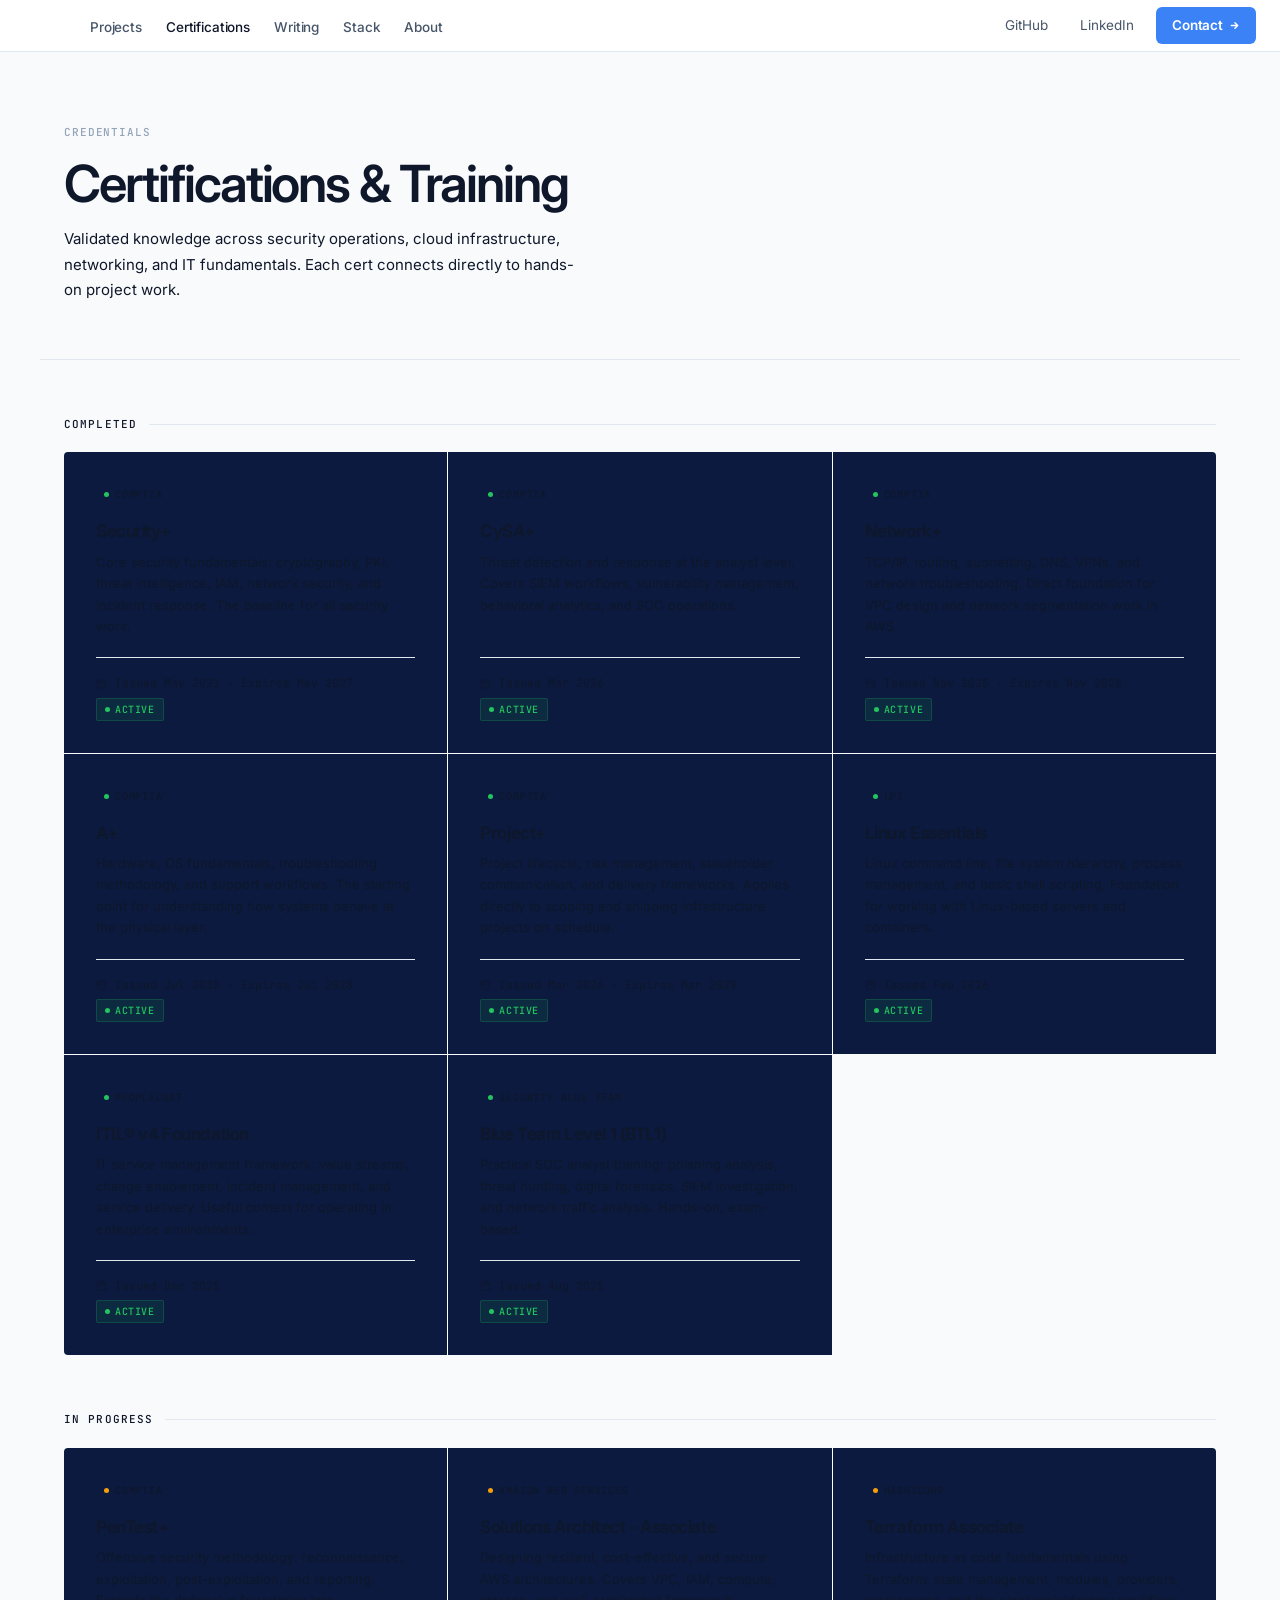
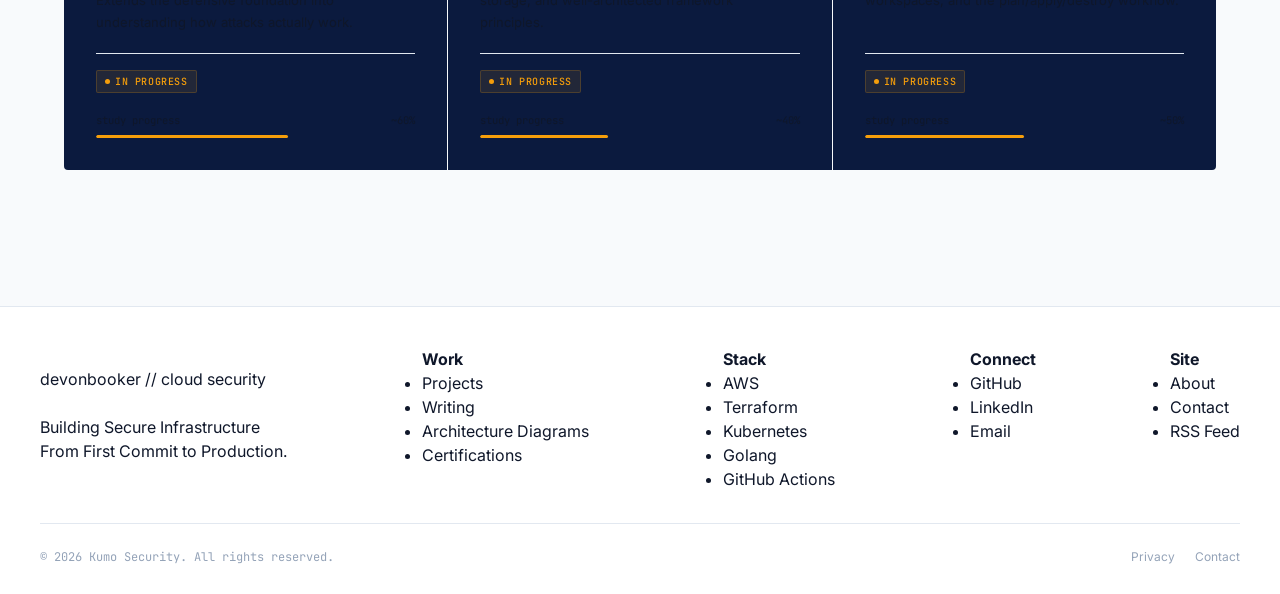
<file: certifications/index.html>
<!DOCTYPE html>
<html lang="en">
<head>
  <meta charset="UTF-8" />
  <meta name="viewport" content="width=device-width, initial-scale=1.0" />
  <title>Certifications - Kumo Security</title>
  <link rel="icon" type="image/png" href="../brand_assets/Kumo%20Security%20Logo%20-%20Black%20Text.png" />
  <link rel="stylesheet" href="../styles/brand.css" />
  <link rel="stylesheet" href="../styles/components.css" />
  <style>
    /* ── PAGE-SPECIFIC ── */

    .page-header {
      padding: 72px 24px 56px;
      max-width: 1200px;
      margin: 0 auto;
      border-bottom: 1px solid var(--border);
    }
    .page-header .section-label { margin-bottom: 16px; }
    .page-header h1 {
      font-size: clamp(32px, 4vw, 52px);
      font-weight: 600;
      letter-spacing: -0.04em;
      line-height: 1.05;
      color: var(--white);
      margin-bottom: 16px;
    }
    .page-header h1 span { color: var(--muted); }
    .page-header p {
      font-size: 15px;
      color: var(--body-text);
      line-height: 1.7;
      max-width: 520px;
    }

    /* CERT GRID */
    .certs-section {
      padding: 56px 24px 80px;
      max-width: 1200px;
      margin: 0 auto;
    }
    .certs-group-label {
      font-size: 11px;
      font-weight: 500;
      text-transform: uppercase;
      letter-spacing: 0.1em;
      color: var(--muted);
      font-family: var(--font-mono);
      margin-bottom: 20px;
      display: flex;
      align-items: center;
      gap: 12px;
    }
    .certs-group-label::after {
      content: '';
      flex: 1;
      height: 1px;
      background: var(--border);
    }
    .certs-grid {
      display: grid;
      grid-template-columns: repeat(2, 1fr);
      gap: 1px;
      background: var(--border-solid);
      border: 1px solid var(--border-solid);
      border-radius: 4px;
      overflow: hidden;
      margin-bottom: 56px;
    }
    .certs-grid.three-col {
      grid-template-columns: repeat(3, 1fr);
    }
    .cert-card {
      background: var(--navy);
      padding: 32px;
      transition: background 0.15s;
      display: flex;
      flex-direction: column;
      gap: 0;
    }
    .cert-card:hover { background: var(--navy-card); }

    .cert-issuer {
      font-size: 10px;
      font-family: var(--font-mono);
      font-weight: 500;
      text-transform: uppercase;
      letter-spacing: 0.08em;
      color: var(--muted);
      background: var(--navy-card);
      border: 1px solid var(--border-solid);
      padding: 3px 8px;
      border-radius: 2px;
      display: inline-flex;
      align-items: center;
      gap: 6px;
      margin-bottom: 16px;
      width: fit-content;
    }
    .cert-issuer-dot {
      width: 5px;
      height: 5px;
      border-radius: 50%;
      background: var(--green, #22c55e);
      flex-shrink: 0;
    }
    .cert-card h3 {
      font-size: 17px;
      font-weight: 600;
      letter-spacing: -0.025em;
      color: var(--white);
      margin-bottom: 10px;
      line-height: 1.2;
    }
    .cert-desc {
      font-size: 13px;
      color: var(--muted);
      line-height: 1.65;
      margin-bottom: 20px;
      flex: 1;
    }
    .cert-meta {
      display: flex;
      flex-direction: column;
      gap: 6px;
      padding-top: 16px;
      border-top: 1px solid var(--border);
    }
    .cert-meta-row {
      display: flex;
      align-items: center;
      gap: 8px;
      font-size: 11.5px;
      font-family: var(--font-mono);
      color: var(--muted);
    }
    .cert-meta-row svg { flex-shrink: 0; opacity: 0.5; }
    .cert-status-badge {
      display: inline-flex;
      align-items: center;
      gap: 5px;
      font-size: 10px;
      font-family: var(--font-mono);
      font-weight: 500;
      text-transform: uppercase;
      letter-spacing: 0.06em;
      padding: 3px 8px;
      border-radius: 2px;
    }
    .cert-status-badge.active {
      background: rgba(34,197,94,0.1);
      color: #22c55e;
      border: 1px solid rgba(34,197,94,0.2);
    }
    .cert-status-badge.active::before {
      content: '';
      width: 5px;
      height: 5px;
      border-radius: 50%;
      background: #22c55e;
    }

    /* IN-PROGRESS CARDS */
    .cert-card.in-progress {
      background: var(--navy);
      position: relative;
    }
    .cert-card.in-progress:hover { background: var(--navy-card); }
    .cert-issuer-dot.pending {
      background: #f59e0b;
    }
    .cert-status-badge.in-progress-badge {
      background: rgba(245,158,11,0.1);
      color: #f59e0b;
      border: 1px solid rgba(245,158,11,0.2);
    }
    .cert-status-badge.in-progress-badge::before {
      content: '';
      width: 5px;
      height: 5px;
      border-radius: 50%;
      background: #f59e0b;
    }

    /* PROGRESS BAR */
    .cert-progress {
      margin-top: 14px;
    }
    .cert-progress-label {
      display: flex;
      justify-content: space-between;
      font-size: 10.5px;
      font-family: var(--font-mono);
      color: var(--muted);
      margin-bottom: 6px;
    }
    .cert-progress-track {
      height: 3px;
      background: var(--navy-card);
      border-radius: 2px;
      overflow: hidden;
    }
    .cert-progress-fill {
      height: 100%;
      background: #f59e0b;
      border-radius: 2px;
    }

    /* RESPONSIVE */
    @media (max-width: 768px) {
      .page-header { padding: 48px 20px 40px; }
      .certs-section { padding: 40px 20px 56px; }
      .certs-grid { grid-template-columns: 1fr; }
      .certs-grid.three-col { grid-template-columns: 1fr; }
      .cert-card { padding: 24px; }
    }
  </style>
</head>
<body>

<!-- NAVIGATION -->
<nav class="nav">
  <div class="nav-left">
    <a href="../" class="nav-logo">
      <img src="../brand_assets/Kumo%20Security%20Logo%20-%20White%20Text.png" alt="Kumo Security" />
    </a>
    <ul class="nav-links">
      <li><a href="../projects/">Projects</a></li>
      <li><a href="../certifications/" style="color:var(--white)">Certifications</a></li>
      <li><a href="#">Writing</a></li>
      <li><a href="#">Stack</a></li>
      <li><a href="../about/">About</a></li>
    </ul>
  </div>
  <div class="nav-right">
    <a href="https://github.com/devonbooker" target="_blank" rel="noopener" class="nav-link-plain">GitHub</a>
    <a href="https://www.linkedin.com/in/devonbookerr/" target="_blank" rel="noopener" class="nav-link-plain">LinkedIn</a>
    <a href="mailto:devon@kumosecurity.com" class="btn-primary">
      Contact
      <svg width="11" height="11" viewBox="0 0 12 12" fill="none"><path d="M2.5 6h7M6.5 3l3 3-3 3" stroke="currentColor" stroke-width="1.5" stroke-linecap="round" stroke-linejoin="round"/></svg>
    </a>
  </div>
  <button class="nav-hamburger" id="hamburger" aria-label="Menu">
    <span></span><span></span><span></span>
  </button>
</nav>

<!-- MOBILE MENU -->
<div class="mobile-menu" id="mobileMenu">
  <a href="../projects/">Projects</a>
  <a href="../certifications/">Certifications</a>
  <a href="#">Writing</a>
  <a href="#">Stack</a>
  <a href="../about/">About</a>
  <div class="mobile-divider"></div>
  <a href="https://github.com/devonbooker" target="_blank" rel="noopener">GitHub</a>
  <a href="https://www.linkedin.com/in/devonbookerr/" target="_blank" rel="noopener">LinkedIn</a>
  <a href="mailto:devon@kumosecurity.com" class="btn-primary">Contact</a>
</div>

<!-- PAGE HEADER -->
<div class="page-header">
  <div class="section-label">credentials</div>
  <h1>Certifications <span>&amp; Training</span></h1>
  <p>Validated knowledge across security operations, cloud infrastructure, networking, and IT fundamentals. Each cert connects directly to hands-on project work.</p>
</div>

<!-- COMPLETED CERTIFICATIONS -->
<div class="certs-section">

  <div class="certs-group-label">completed</div>

  <div class="certs-grid three-col">

    <!-- Security+ -->
    <div class="cert-card">
      <div class="cert-issuer">
        <span class="cert-issuer-dot"></span>
        CompTIA
      </div>
      <h3>Security+</h3>
      <p class="cert-desc">Core security fundamentals: cryptography, PKI, threat intelligence, IAM, network security, and incident response. The baseline for all security work.</p>
      <div class="cert-meta">
        <div class="cert-meta-row">
          <svg width="11" height="11" viewBox="0 0 12 12" fill="none"><rect x="1.5" y="2.5" width="9" height="8" rx="1" stroke="currentColor" stroke-width="1.3"/><path d="M4 1v3M8 1v3M1.5 5.5h9" stroke="currentColor" stroke-width="1.3" stroke-linecap="round"/></svg>
          Issued May 2021 &middot; Expires May 2027
        </div>
        <div class="cert-meta-row">
          <span class="cert-status-badge active">active</span>
        </div>
      </div>
    </div>

    <!-- CySA+ -->
    <div class="cert-card">
      <div class="cert-issuer">
        <span class="cert-issuer-dot"></span>
        CompTIA
      </div>
      <h3>CySA+</h3>
      <p class="cert-desc">Threat detection and response at the analyst level. Covers SIEM workflows, vulnerability management, behavioral analytics, and SOC operations.</p>
      <div class="cert-meta">
        <div class="cert-meta-row">
          <svg width="11" height="11" viewBox="0 0 12 12" fill="none"><rect x="1.5" y="2.5" width="9" height="8" rx="1" stroke="currentColor" stroke-width="1.3"/><path d="M4 1v3M8 1v3M1.5 5.5h9" stroke="currentColor" stroke-width="1.3" stroke-linecap="round"/></svg>
          Issued Mar 2026
        </div>
        <div class="cert-meta-row">
          <span class="cert-status-badge active">active</span>
        </div>
      </div>
    </div>

    <!-- Network+ -->
    <div class="cert-card">
      <div class="cert-issuer">
        <span class="cert-issuer-dot"></span>
        CompTIA
      </div>
      <h3>Network+</h3>
      <p class="cert-desc">TCP/IP, routing, subnetting, DNS, VPNs, and network troubleshooting. Direct foundation for VPC design and network segmentation work in AWS.</p>
      <div class="cert-meta">
        <div class="cert-meta-row">
          <svg width="11" height="11" viewBox="0 0 12 12" fill="none"><rect x="1.5" y="2.5" width="9" height="8" rx="1" stroke="currentColor" stroke-width="1.3"/><path d="M4 1v3M8 1v3M1.5 5.5h9" stroke="currentColor" stroke-width="1.3" stroke-linecap="round"/></svg>
          Issued Nov 2025 &middot; Expires Nov 2028
        </div>
        <div class="cert-meta-row">
          <span class="cert-status-badge active">active</span>
        </div>
      </div>
    </div>

    <!-- A+ -->
    <div class="cert-card">
      <div class="cert-issuer">
        <span class="cert-issuer-dot"></span>
        CompTIA
      </div>
      <h3>A+</h3>
      <p class="cert-desc">Hardware, OS fundamentals, troubleshooting methodology, and support workflows. The starting point for understanding how systems behave at the physical layer.</p>
      <div class="cert-meta">
        <div class="cert-meta-row">
          <svg width="11" height="11" viewBox="0 0 12 12" fill="none"><rect x="1.5" y="2.5" width="9" height="8" rx="1" stroke="currentColor" stroke-width="1.3"/><path d="M4 1v3M8 1v3M1.5 5.5h9" stroke="currentColor" stroke-width="1.3" stroke-linecap="round"/></svg>
          Issued Jul 2025 &middot; Expires Jul 2028
        </div>
        <div class="cert-meta-row">
          <span class="cert-status-badge active">active</span>
        </div>
      </div>
    </div>

    <!-- Project+ -->
    <div class="cert-card">
      <div class="cert-issuer">
        <span class="cert-issuer-dot"></span>
        CompTIA
      </div>
      <h3>Project+</h3>
      <p class="cert-desc">Project lifecycle, risk management, stakeholder communication, and delivery frameworks. Applies directly to scoping and shipping infrastructure projects on schedule.</p>
      <div class="cert-meta">
        <div class="cert-meta-row">
          <svg width="11" height="11" viewBox="0 0 12 12" fill="none"><rect x="1.5" y="2.5" width="9" height="8" rx="1" stroke="currentColor" stroke-width="1.3"/><path d="M4 1v3M8 1v3M1.5 5.5h9" stroke="currentColor" stroke-width="1.3" stroke-linecap="round"/></svg>
          Issued Mar 2026 &middot; Expires Mar 2029
        </div>
        <div class="cert-meta-row">
          <span class="cert-status-badge active">active</span>
        </div>
      </div>
    </div>

    <!-- Linux Essentials -->
    <div class="cert-card">
      <div class="cert-issuer">
        <span class="cert-issuer-dot"></span>
        LPI
      </div>
      <h3>Linux Essentials</h3>
      <p class="cert-desc">Linux command line, file system hierarchy, process management, and basic shell scripting. Foundation for working with Linux-based servers and containers.</p>
      <div class="cert-meta">
        <div class="cert-meta-row">
          <svg width="11" height="11" viewBox="0 0 12 12" fill="none"><rect x="1.5" y="2.5" width="9" height="8" rx="1" stroke="currentColor" stroke-width="1.3"/><path d="M4 1v3M8 1v3M1.5 5.5h9" stroke="currentColor" stroke-width="1.3" stroke-linecap="round"/></svg>
          Issued Feb 2026
        </div>
        <div class="cert-meta-row">
          <span class="cert-status-badge active">active</span>
        </div>
      </div>
    </div>

    <!-- ITIL4 -->
    <div class="cert-card">
      <div class="cert-issuer">
        <span class="cert-issuer-dot"></span>
        PeopleCert
      </div>
      <h3>ITIL® v4 Foundation</h3>
      <p class="cert-desc">IT service management framework: value streams, change enablement, incident management, and service delivery. Useful context for operating in enterprise environments.</p>
      <div class="cert-meta">
        <div class="cert-meta-row">
          <svg width="11" height="11" viewBox="0 0 12 12" fill="none"><rect x="1.5" y="2.5" width="9" height="8" rx="1" stroke="currentColor" stroke-width="1.3"/><path d="M4 1v3M8 1v3M1.5 5.5h9" stroke="currentColor" stroke-width="1.3" stroke-linecap="round"/></svg>
          Issued Dec 2025
        </div>
        <div class="cert-meta-row">
          <span class="cert-status-badge active">active</span>
        </div>
      </div>
    </div>

    <!-- BTL1 -->
    <div class="cert-card">
      <div class="cert-issuer">
        <span class="cert-issuer-dot"></span>
        Security Blue Team
      </div>
      <h3>Blue Team Level 1 (BTL1)</h3>
      <p class="cert-desc">Practical SOC analyst training: phishing analysis, threat hunting, digital forensics, SIEM investigation, and network traffic analysis. Hands-on, exam-based.</p>
      <div class="cert-meta">
        <div class="cert-meta-row">
          <svg width="11" height="11" viewBox="0 0 12 12" fill="none"><rect x="1.5" y="2.5" width="9" height="8" rx="1" stroke="currentColor" stroke-width="1.3"/><path d="M4 1v3M8 1v3M1.5 5.5h9" stroke="currentColor" stroke-width="1.3" stroke-linecap="round"/></svg>
          Issued Aug 2025
        </div>
        <div class="cert-meta-row">
          <span class="cert-status-badge active">active</span>
        </div>
      </div>
    </div>

  </div>

  <!-- IN PROGRESS -->
  <div class="certs-group-label">in progress</div>

  <div class="certs-grid three-col">

    <!-- PenTest+ -->
    <div class="cert-card in-progress">
      <div class="cert-issuer">
        <span class="cert-issuer-dot pending"></span>
        CompTIA
      </div>
      <h3>PenTest+</h3>
      <p class="cert-desc">Offensive security methodology: reconnaissance, exploitation, post-exploitation, and reporting. Extends the defensive foundation into understanding how attacks actually work.</p>
      <div class="cert-meta">
        <div class="cert-meta-row">
          <span class="cert-status-badge in-progress-badge">in progress</span>
        </div>
        <div class="cert-progress">
          <div class="cert-progress-label">
            <span>study progress</span>
            <span>~60%</span>
          </div>
          <div class="cert-progress-track">
            <div class="cert-progress-fill" style="width:60%"></div>
          </div>
        </div>
      </div>
    </div>

    <!-- AWS SAA -->
    <div class="cert-card in-progress">
      <div class="cert-issuer">
        <span class="cert-issuer-dot pending"></span>
        Amazon Web Services
      </div>
      <h3>Solutions Architect - Associate</h3>
      <p class="cert-desc">Designing resilient, cost-effective, and secure AWS architectures. Covers VPC, IAM, compute, storage, and well-architected framework principles.</p>
      <div class="cert-meta">
        <div class="cert-meta-row">
          <span class="cert-status-badge in-progress-badge">in progress</span>
        </div>
        <div class="cert-progress">
          <div class="cert-progress-label">
            <span>study progress</span>
            <span>~40%</span>
          </div>
          <div class="cert-progress-track">
            <div class="cert-progress-fill" style="width:40%"></div>
          </div>
        </div>
      </div>
    </div>

    <!-- Terraform Associate -->
    <div class="cert-card in-progress">
      <div class="cert-issuer">
        <span class="cert-issuer-dot pending"></span>
        HashiCorp
      </div>
      <h3>Terraform Associate</h3>
      <p class="cert-desc">Infrastructure as code fundamentals using Terraform: state management, modules, providers, workspaces, and the plan/apply/destroy workflow.</p>
      <div class="cert-meta">
        <div class="cert-meta-row">
          <span class="cert-status-badge in-progress-badge">in progress</span>
        </div>
        <div class="cert-progress">
          <div class="cert-progress-label">
            <span>study progress</span>
            <span>~50%</span>
          </div>
          <div class="cert-progress-track">
            <div class="cert-progress-fill" style="width:50%"></div>
          </div>
        </div>
      </div>
    </div>

  </div>

</div>

<!-- FOOTER -->
<footer>
  <div class="footer-inner">
    <div class="footer-top">
      <div class="footer-brand">
        <div class="footer-logo">
          <img src="../brand_assets/Kumo%20Security%20Logo%20-%20White%20Text.png" alt="Kumo Security" />
        </div>
        <p class="footer-brand-desc">devonbooker // cloud security<br><br>Building Secure Infrastructure<br>From First Commit to Production.</p>
      </div>
      <div class="footer-col">
        <h4>Work</h4>
        <ul>
          <li><a href="../projects/">Projects</a></li>
          <li><a href="#">Writing</a></li>
          <li><a href="#">Architecture Diagrams</a></li>
          <li><a href="../certifications/">Certifications</a></li>
        </ul>
      </div>
      <div class="footer-col">
        <h4>Stack</h4>
        <ul>
          <li><a href="#">AWS</a></li>
          <li><a href="#">Terraform</a></li>
          <li><a href="#">Kubernetes</a></li>
          <li><a href="#">Golang</a></li>
          <li><a href="#">GitHub Actions</a></li>
        </ul>
      </div>
      <div class="footer-col">
        <h4>Connect</h4>
        <ul>
          <li><a href="https://github.com/devonbooker" target="_blank" rel="noopener">GitHub</a></li>
          <li><a href="https://www.linkedin.com/in/devonbookerr/" target="_blank" rel="noopener">LinkedIn</a></li>
          <li><a href="mailto:devon@kumosecurity.com">Email</a></li>
        </ul>
      </div>
      <div class="footer-col">
        <h4>Site</h4>
        <ul>
          <li><a href="../about/">About</a></li>
          <li><a href="mailto:devon@kumosecurity.com">Contact</a></li>
          <li><a href="#">RSS Feed</a></li>
        </ul>
      </div>
    </div>
    <div class="footer-bottom">
      <p>© 2026 Kumo Security. All rights reserved.</p>
      <div class="footer-bottom-links">
        <a href="#">Privacy</a>
        <a href="mailto:devon@kumosecurity.com">Contact</a>
      </div>
    </div>
  </div>
</footer>

<script>
  const hamburger = document.getElementById('hamburger');
  const mobileMenu = document.getElementById('mobileMenu');
  hamburger.addEventListener('click', () => {
    hamburger.classList.toggle('open');
    mobileMenu.classList.toggle('open');
  });
  mobileMenu.querySelectorAll('a').forEach(link => {
    link.addEventListener('click', () => {
      hamburger.classList.remove('open');
      mobileMenu.classList.remove('open');
    });
  });
</script>

</body>
</html>
</file>
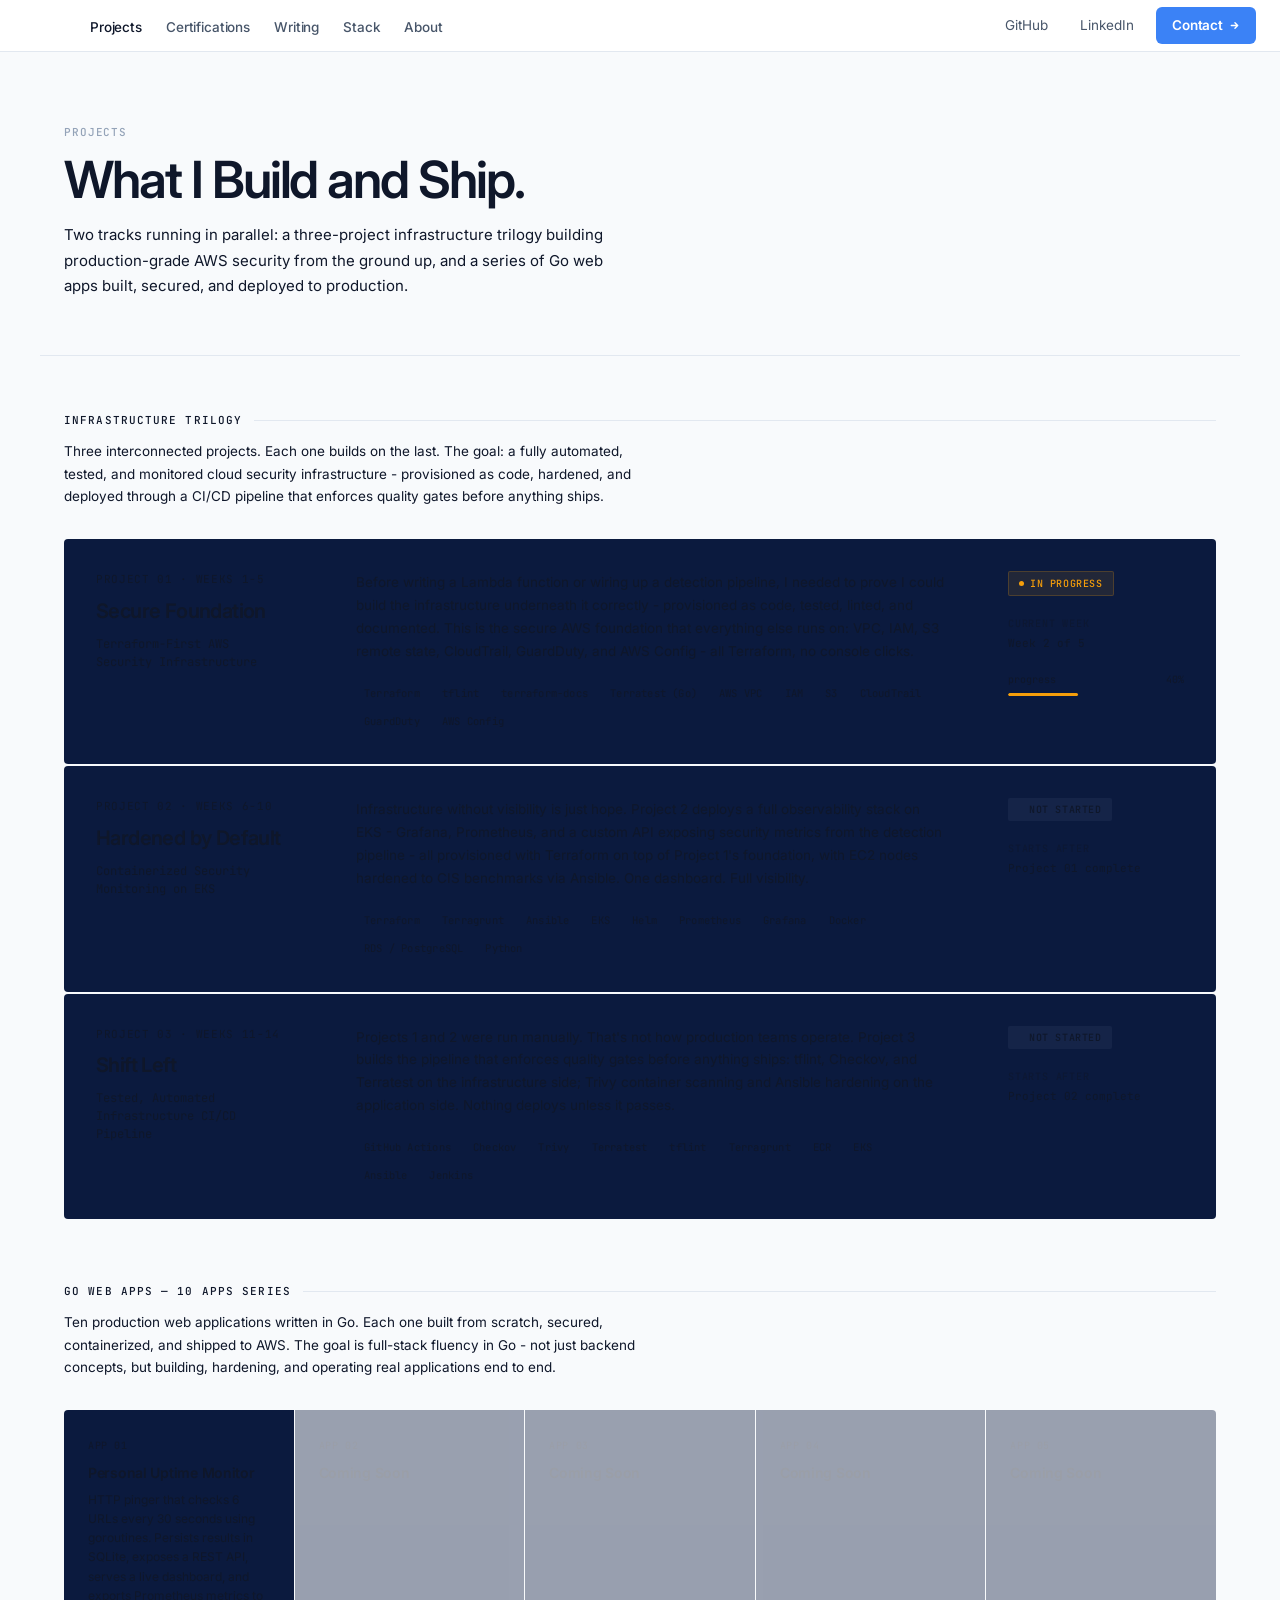
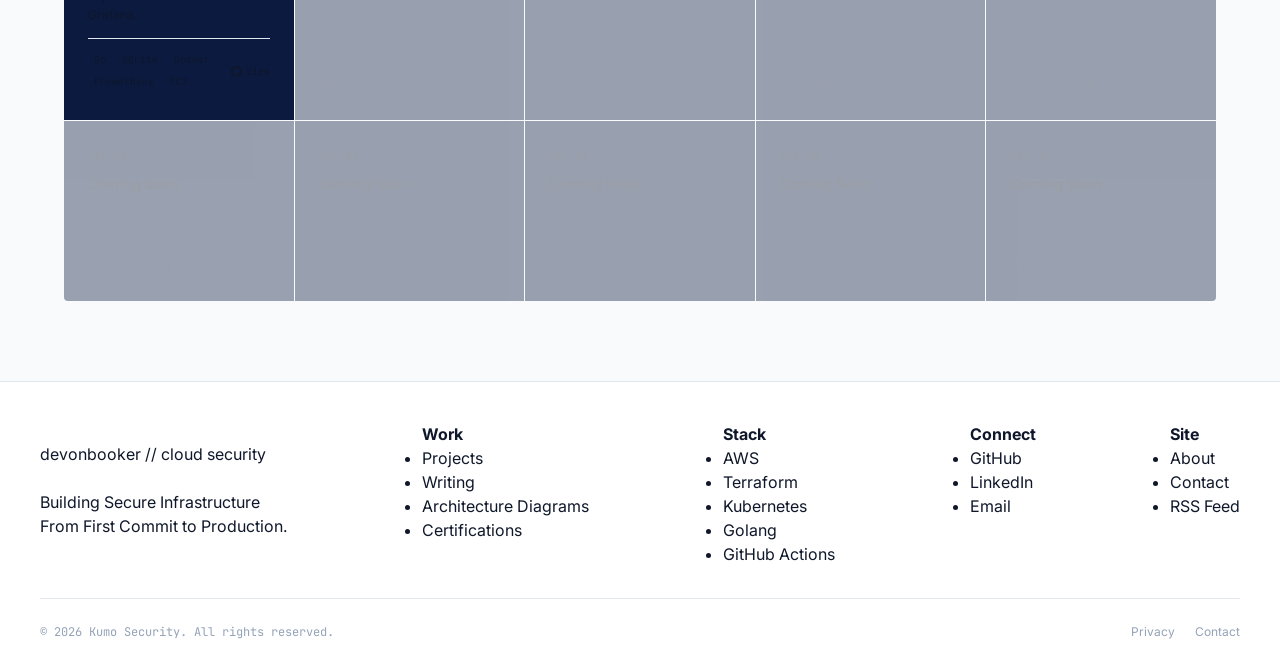
<file: projects/index.html>
<!DOCTYPE html>
<html lang="en">
<head>
  <meta charset="UTF-8" />
  <meta name="viewport" content="width=device-width, initial-scale=1.0" />
  <title>Projects - Kumo Security</title>
  <link rel="icon" type="image/png" href="../brand_assets/Kumo%20Security%20Logo%20-%20Black%20Text.png" />
  <link rel="stylesheet" href="../styles/brand.css" />
  <link rel="stylesheet" href="../styles/components.css" />
  <style>
    /* ── PAGE-SPECIFIC ── */

    .page-header {
      padding: 72px 24px 56px;
      max-width: 1200px;
      margin: 0 auto;
      border-bottom: 1px solid var(--border);
    }
    .page-header h1 {
      font-size: clamp(32px, 4vw, 52px);
      font-weight: 600;
      letter-spacing: -0.04em;
      line-height: 1.05;
      color: var(--white);
      margin-bottom: 16px;
    }
    .page-header h1 span { color: var(--muted); }
    .page-header p {
      font-size: 15px;
      color: var(--body-text);
      line-height: 1.7;
      max-width: 560px;
    }

    /* GROUP LABEL */
    .projects-section {
      padding: 56px 24px 80px;
      max-width: 1200px;
      margin: 0 auto;
    }
    .group-label {
      font-size: 11px;
      font-weight: 500;
      text-transform: uppercase;
      letter-spacing: 0.1em;
      color: var(--muted);
      font-family: var(--font-mono);
      margin-bottom: 20px;
      display: flex;
      align-items: center;
      gap: 12px;
    }
    .group-label::after {
      content: '';
      flex: 1;
      height: 1px;
      background: var(--border);
    }
    .group-desc {
      font-size: 13.5px;
      color: var(--muted);
      line-height: 1.65;
      max-width: 600px;
      margin-bottom: 32px;
      margin-top: -8px;
    }

    /* ── ADVANCED PROJECT CARDS ── */
    .adv-project {
      border: 1px solid var(--border-solid);
      border-radius: 4px;
      background: var(--navy);
      margin-bottom: 2px;
      overflow: hidden;
      transition: background 0.15s;
    }
    .adv-project:hover { background: var(--navy-card); }
    .adv-project-inner {
      display: grid;
      grid-template-columns: 260px 1fr 240px;
      gap: 0;
    }

    /* Left column - project identity */
    .adv-project-id {
      padding: 32px;
      border-right: 1px solid var(--border-solid);
      display: flex;
      flex-direction: column;
      gap: 12px;
    }
    .proj-number {
      font-size: 11px;
      font-family: var(--font-mono);
      color: var(--muted);
      letter-spacing: 0.06em;
    }
    .proj-codename {
      font-size: 20px;
      font-weight: 600;
      letter-spacing: -0.03em;
      color: var(--white);
      line-height: 1.15;
    }
    .proj-subtitle {
      font-size: 12px;
      font-family: var(--font-mono);
      color: var(--muted);
      line-height: 1.5;
    }

    /* Center column - content */
    .adv-project-body {
      padding: 32px;
    }
    .proj-story {
      font-size: 13.5px;
      color: var(--body-text);
      line-height: 1.7;
      margin-bottom: 20px;
    }
    .proj-tools {
      display: flex;
      flex-wrap: wrap;
      gap: 6px;
    }
    .proj-tool {
      font-size: 10.5px;
      font-family: var(--font-mono);
      color: var(--muted);
      background: var(--navy-card);
      border: 1px solid var(--border-solid);
      padding: 3px 8px;
      border-radius: 2px;
      letter-spacing: 0.02em;
    }

    /* Right column - status */
    .adv-project-status {
      padding: 32px;
      border-left: 1px solid var(--border-solid);
      display: flex;
      flex-direction: column;
      gap: 20px;
    }
    .status-badge {
      display: inline-flex;
      align-items: center;
      gap: 6px;
      font-size: 10px;
      font-family: var(--font-mono);
      font-weight: 500;
      text-transform: uppercase;
      letter-spacing: 0.06em;
      padding: 4px 10px;
      border-radius: 2px;
      width: fit-content;
    }
    .status-badge::before {
      content: '';
      width: 5px;
      height: 5px;
      border-radius: 50%;
    }
    .status-badge.in-progress {
      background: rgba(245,158,11,0.1);
      color: #f59e0b;
      border: 1px solid rgba(245,158,11,0.2);
    }
    .status-badge.in-progress::before { background: #f59e0b; }
    .status-badge.not-started {
      background: rgba(138,155,184,0.08);
      color: var(--muted);
      border: 1px solid var(--border-solid);
    }
    .status-badge.not-started::before { background: var(--muted); opacity: 0.4; }
    .status-badge.complete {
      background: rgba(34,197,94,0.1);
      color: #22c55e;
      border: 1px solid rgba(34,197,94,0.2);
    }
    .status-badge.complete::before { background: #22c55e; }

    .week-range {
      font-size: 11px;
      font-family: var(--font-mono);
      color: var(--muted);
    }
    .week-range span {
      display: block;
      font-size: 10px;
      text-transform: uppercase;
      letter-spacing: 0.08em;
      margin-bottom: 4px;
      opacity: 0.6;
    }

    .proj-progress-wrap { }
    .proj-progress-label {
      display: flex;
      justify-content: space-between;
      font-size: 10px;
      font-family: var(--font-mono);
      color: var(--muted);
      margin-bottom: 6px;
    }
    .proj-progress-track {
      height: 3px;
      background: var(--navy-card);
      border-radius: 2px;
      overflow: hidden;
    }
    .proj-progress-fill {
      height: 100%;
      border-radius: 2px;
      background: #f59e0b;
    }

    .proj-link {
      display: inline-flex;
      align-items: center;
      gap: 5px;
      font-size: 11.5px;
      font-family: var(--font-mono);
      color: var(--muted);
      transition: color 0.15s;
      margin-top: auto;
    }
    .proj-link:hover { color: var(--white); }

    /* ── WEB APPS GRID ── */
    .webapps-grid {
      display: grid;
      grid-template-columns: repeat(5, 1fr);
      gap: 1px;
      background: var(--border-solid);
      border: 1px solid var(--border-solid);
      border-radius: 4px;
      overflow: hidden;
    }
    .webapp-card {
      background: var(--navy);
      padding: 28px 24px;
      transition: background 0.15s;
      min-height: 180px;
      display: flex;
      flex-direction: column;
    }
    .webapp-card:hover { background: var(--navy-card); }
    .webapp-card.placeholder {
      opacity: 0.4;
      cursor: default;
    }
    .webapp-card.placeholder:hover { background: var(--navy); }

    .webapp-num {
      font-size: 10px;
      font-family: var(--font-mono);
      color: var(--muted);
      letter-spacing: 0.06em;
      margin-bottom: 12px;
    }
    .webapp-title {
      font-size: 14px;
      font-weight: 600;
      letter-spacing: -0.02em;
      color: var(--white);
      margin-bottom: 8px;
      line-height: 1.2;
    }
    .webapp-desc {
      font-size: 12px;
      color: var(--muted);
      line-height: 1.6;
      flex: 1;
    }
    .webapp-meta {
      margin-top: 14px;
      padding-top: 12px;
      border-top: 1px solid var(--border);
      display: flex;
      align-items: center;
      justify-content: space-between;
    }
    .webapp-tools {
      display: flex;
      gap: 4px;
      flex-wrap: wrap;
    }
    .webapp-tool {
      font-size: 9.5px;
      font-family: var(--font-mono);
      color: var(--muted);
      background: var(--navy-card);
      border: 1px solid var(--border-solid);
      padding: 2px 6px;
      border-radius: 2px;
    }
    .webapp-gh {
      display: inline-flex;
      align-items: center;
      gap: 4px;
      font-size: 10.5px;
      font-family: var(--font-mono);
      color: var(--muted);
      transition: color 0.15s;
    }
    .webapp-gh:hover { color: var(--white); }

    .webapp-placeholder-label {
      font-size: 11px;
      font-family: var(--font-mono);
      color: var(--muted);
      letter-spacing: 0.06em;
      opacity: 0.5;
      margin-top: auto;
    }

    /* RESPONSIVE */
    @media (max-width: 960px) {
      .adv-project-inner { grid-template-columns: 1fr; }
      .adv-project-id { border-right: none; border-bottom: 1px solid var(--border-solid); }
      .adv-project-status { border-left: none; border-top: 1px solid var(--border-solid); }
      .webapps-grid { grid-template-columns: repeat(2, 1fr); }
    }
    @media (max-width: 768px) {
      .page-header { padding: 48px 20px 40px; }
      .projects-section { padding: 40px 20px 56px; }
      .webapps-grid { grid-template-columns: 1fr 1fr; }
      .webapp-card { padding: 20px; }
    }
    @media (max-width: 480px) {
      .webapps-grid { grid-template-columns: 1fr; }
    }
  </style>
</head>
<body>

<!-- NAVIGATION -->
<nav class="nav">
  <div class="nav-left">
    <a href="../" class="nav-logo">
      <img src="../brand_assets/Kumo%20Security%20Logo%20-%20White%20Text.png" alt="Kumo Security" />
    </a>
    <ul class="nav-links">
      <li><a href="../projects/" style="color:var(--white)">Projects</a></li>
      <li><a href="../certifications/">Certifications</a></li>
      <li><a href="#">Writing</a></li>
      <li><a href="#">Stack</a></li>
      <li><a href="../about/">About</a></li>
    </ul>
  </div>
  <div class="nav-right">
    <a href="https://github.com/devonbooker" target="_blank" rel="noopener" class="nav-link-plain">GitHub</a>
    <a href="https://www.linkedin.com/in/devonbookerr/" target="_blank" rel="noopener" class="nav-link-plain">LinkedIn</a>
    <a href="mailto:devon@kumosecurity.com" class="btn-primary">
      Contact
      <svg width="11" height="11" viewBox="0 0 12 12" fill="none"><path d="M2.5 6h7M6.5 3l3 3-3 3" stroke="currentColor" stroke-width="1.5" stroke-linecap="round" stroke-linejoin="round"/></svg>
    </a>
  </div>
  <button class="nav-hamburger" id="hamburger" aria-label="Menu">
    <span></span><span></span><span></span>
  </button>
</nav>

<!-- MOBILE MENU -->
<div class="mobile-menu" id="mobileMenu">
  <a href="../projects/">Projects</a>
  <a href="../certifications/">Certifications</a>
  <a href="#">Writing</a>
  <a href="#">Stack</a>
  <a href="../about/">About</a>
  <div class="mobile-divider"></div>
  <a href="https://github.com/devonbooker" target="_blank" rel="noopener">GitHub</a>
  <a href="https://www.linkedin.com/in/devonbookerr/" target="_blank" rel="noopener">LinkedIn</a>
  <a href="mailto:devon@kumosecurity.com" class="btn-primary">Contact</a>
</div>

<!-- PAGE HEADER -->
<div class="page-header">
  <div class="section-label">projects</div>
  <h1>What I Build <span>and Ship.</span></h1>
  <p>Two tracks running in parallel: a three-project infrastructure trilogy building production-grade AWS security from the ground up, and a series of Go web apps built, secured, and deployed to production.</p>
</div>

<!-- PROJECTS CONTENT -->
<div class="projects-section">

  <!-- ADVANCED PROJECTS -->
  <div class="group-label">infrastructure trilogy</div>
  <p class="group-desc">Three interconnected projects. Each one builds on the last. The goal: a fully automated, tested, and monitored cloud security infrastructure - provisioned as code, hardened, and deployed through a CI/CD pipeline that enforces quality gates before anything ships.</p>

  <!-- Project 1 -->
  <div class="adv-project">
    <div class="adv-project-inner">
      <div class="adv-project-id">
        <div class="proj-number">PROJECT 01 &middot; WEEKS 1-5</div>
        <div class="proj-codename">Secure Foundation</div>
        <div class="proj-subtitle">Terraform-First AWS<br>Security Infrastructure</div>
      </div>
      <div class="adv-project-body">
        <p class="proj-story">Before writing a Lambda function or wiring up a detection pipeline, I needed to prove I could build the infrastructure underneath it correctly - provisioned as code, tested, linted, and documented. This is the secure AWS foundation that everything else runs on: VPC, IAM, S3 remote state, CloudTrail, GuardDuty, and AWS Config - all Terraform, no console clicks.</p>
        <div class="proj-tools">
          <span class="proj-tool">Terraform</span>
          <span class="proj-tool">tflint</span>
          <span class="proj-tool">terraform-docs</span>
          <span class="proj-tool">Terratest (Go)</span>
          <span class="proj-tool">AWS VPC</span>
          <span class="proj-tool">IAM</span>
          <span class="proj-tool">S3</span>
          <span class="proj-tool">CloudTrail</span>
          <span class="proj-tool">GuardDuty</span>
          <span class="proj-tool">AWS Config</span>
        </div>
      </div>
      <div class="adv-project-status">
        <span class="status-badge in-progress">in progress</span>
        <div class="week-range">
          <span>current week</span>
          Week 2 of 5
        </div>
        <div class="proj-progress-wrap">
          <div class="proj-progress-label">
            <span>progress</span>
            <span>40%</span>
          </div>
          <div class="proj-progress-track">
            <div class="proj-progress-fill" style="width:40%"></div>
          </div>
        </div>
      </div>
    </div>
  </div>

  <!-- Project 2 -->
  <div class="adv-project">
    <div class="adv-project-inner">
      <div class="adv-project-id">
        <div class="proj-number">PROJECT 02 &middot; WEEKS 6-10</div>
        <div class="proj-codename">Hardened by Default</div>
        <div class="proj-subtitle">Containerized Security<br>Monitoring on EKS</div>
      </div>
      <div class="adv-project-body">
        <p class="proj-story">Infrastructure without visibility is just hope. Project 2 deploys a full observability stack on EKS - Grafana, Prometheus, and a custom API exposing security metrics from the detection pipeline - all provisioned with Terraform on top of Project 1's foundation, with EC2 nodes hardened to CIS benchmarks via Ansible. One dashboard. Full visibility.</p>
        <div class="proj-tools">
          <span class="proj-tool">Terraform</span>
          <span class="proj-tool">Terragrunt</span>
          <span class="proj-tool">Ansible</span>
          <span class="proj-tool">EKS</span>
          <span class="proj-tool">Helm</span>
          <span class="proj-tool">Prometheus</span>
          <span class="proj-tool">Grafana</span>
          <span class="proj-tool">Docker</span>
          <span class="proj-tool">RDS / PostgreSQL</span>
          <span class="proj-tool">Python</span>
        </div>
      </div>
      <div class="adv-project-status">
        <span class="status-badge not-started">not started</span>
        <div class="week-range">
          <span>starts after</span>
          Project 01 complete
        </div>
      </div>
    </div>
  </div>

  <!-- Project 3 -->
  <div class="adv-project" style="margin-bottom: 64px;">
    <div class="adv-project-inner">
      <div class="adv-project-id">
        <div class="proj-number">PROJECT 03 &middot; WEEKS 11-14</div>
        <div class="proj-codename">Shift Left</div>
        <div class="proj-subtitle">Tested, Automated<br>Infrastructure CI/CD Pipeline</div>
      </div>
      <div class="adv-project-body">
        <p class="proj-story">Projects 1 and 2 were run manually. That's not how production teams operate. Project 3 builds the pipeline that enforces quality gates before anything ships: tflint, Checkov, and Terratest on the infrastructure side; Trivy container scanning and Ansible hardening on the application side. Nothing deploys unless it passes.</p>
        <div class="proj-tools">
          <span class="proj-tool">GitHub Actions</span>
          <span class="proj-tool">Checkov</span>
          <span class="proj-tool">Trivy</span>
          <span class="proj-tool">Terratest</span>
          <span class="proj-tool">tflint</span>
          <span class="proj-tool">Terragrunt</span>
          <span class="proj-tool">ECR</span>
          <span class="proj-tool">EKS</span>
          <span class="proj-tool">Ansible</span>
          <span class="proj-tool">Jenkins</span>
        </div>
      </div>
      <div class="adv-project-status">
        <span class="status-badge not-started">not started</span>
        <div class="week-range">
          <span>starts after</span>
          Project 02 complete
        </div>
      </div>
    </div>
  </div>

  <!-- GO WEB APPS -->
  <div class="group-label">go web apps &mdash; 10 apps series</div>
  <p class="group-desc">Ten production web applications written in Go. Each one built from scratch, secured, containerized, and shipped to AWS. The goal is full-stack fluency in Go - not just backend concepts, but building, hardening, and operating real applications end to end.</p>

  <div class="webapps-grid">

    <!-- App 01 - COMPLETE -->
    <div class="webapp-card">
      <div class="webapp-num">APP 01</div>
      <div class="webapp-title">Personal Uptime Monitor</div>
      <p class="webapp-desc">HTTP pinger that checks 6 URLs every 30 seconds using goroutines. Persists results in SQLite, exposes a REST API, serves a live dashboard, and exports Prometheus metrics to Grafana.</p>
      <div class="webapp-meta">
        <div class="webapp-tools">
          <span class="webapp-tool">Go</span>
          <span class="webapp-tool">SQLite</span>
          <span class="webapp-tool">Docker</span>
          <span class="webapp-tool">Prometheus</span>
          <span class="webapp-tool">EC2</span>
        </div>
        <a href="https://github.com/devonbooker/personal-uptime-monitor" target="_blank" rel="noopener" class="webapp-gh">
          <svg width="11" height="11" viewBox="0 0 24 24" fill="currentColor"><path d="M12 0C5.37 0 0 5.37 0 12c0 5.31 3.435 9.795 8.205 11.385.6.105.825-.255.825-.57 0-.285-.015-1.23-.015-2.235-3.015.555-3.795-.735-4.035-1.41-.135-.345-.72-1.41-1.23-1.695-.42-.225-1.02-.78-.015-.795.945-.015 1.62.87 1.845 1.23 1.08 1.815 2.805 1.305 3.495.99.105-.78.42-1.305.765-1.605-2.67-.3-5.46-1.335-5.46-5.925 0-1.305.465-2.385 1.23-3.225-.12-.3-.54-1.53.12-3.18 0 0 1.005-.315 3.3 1.23.96-.27 1.98-.405 3-.405s2.04.135 3 .405c2.295-1.56 3.3-1.23 3.3-1.23.66 1.65.24 2.88.12 3.18.765.84 1.23 1.905 1.23 3.225 0 4.605-2.805 5.625-5.475 5.925.435.375.81 1.095.81 2.22 0 1.605-.015 2.895-.015 3.3 0 .315.225.69.825.57A12.02 12.02 0 0024 12c0-6.63-5.37-12-12-12z"/></svg>
          View
        </a>
      </div>
    </div>

    <!-- Apps 02-10 placeholder -->
    <div class="webapp-card placeholder">
      <div class="webapp-num">APP 02</div>
      <div class="webapp-title" style="color:var(--muted)">Coming Soon</div>
      <div class="webapp-placeholder-label">in planning</div>
    </div>
    <div class="webapp-card placeholder">
      <div class="webapp-num">APP 03</div>
      <div class="webapp-title" style="color:var(--muted)">Coming Soon</div>
      <div class="webapp-placeholder-label">in planning</div>
    </div>
    <div class="webapp-card placeholder">
      <div class="webapp-num">APP 04</div>
      <div class="webapp-title" style="color:var(--muted)">Coming Soon</div>
      <div class="webapp-placeholder-label">in planning</div>
    </div>
    <div class="webapp-card placeholder">
      <div class="webapp-num">APP 05</div>
      <div class="webapp-title" style="color:var(--muted)">Coming Soon</div>
      <div class="webapp-placeholder-label">in planning</div>
    </div>
    <div class="webapp-card placeholder">
      <div class="webapp-num">APP 06</div>
      <div class="webapp-title" style="color:var(--muted)">Coming Soon</div>
      <div class="webapp-placeholder-label">in planning</div>
    </div>
    <div class="webapp-card placeholder">
      <div class="webapp-num">APP 07</div>
      <div class="webapp-title" style="color:var(--muted)">Coming Soon</div>
      <div class="webapp-placeholder-label">in planning</div>
    </div>
    <div class="webapp-card placeholder">
      <div class="webapp-num">APP 08</div>
      <div class="webapp-title" style="color:var(--muted)">Coming Soon</div>
      <div class="webapp-placeholder-label">in planning</div>
    </div>
    <div class="webapp-card placeholder">
      <div class="webapp-num">APP 09</div>
      <div class="webapp-title" style="color:var(--muted)">Coming Soon</div>
      <div class="webapp-placeholder-label">in planning</div>
    </div>
    <div class="webapp-card placeholder">
      <div class="webapp-num">APP 10</div>
      <div class="webapp-title" style="color:var(--muted)">Coming Soon</div>
      <div class="webapp-placeholder-label">in planning</div>
    </div>

  </div>

</div>

<!-- FOOTER -->
<footer>
  <div class="footer-inner">
    <div class="footer-top">
      <div class="footer-brand">
        <div class="footer-logo">
          <img src="../brand_assets/Kumo%20Security%20Logo%20-%20White%20Text.png" alt="Kumo Security" />
        </div>
        <p class="footer-brand-desc">devonbooker // cloud security<br><br>Building Secure Infrastructure<br>From First Commit to Production.</p>
      </div>
      <div class="footer-col">
        <h4>Work</h4>
        <ul>
          <li><a href="../projects/">Projects</a></li>
          <li><a href="#">Writing</a></li>
          <li><a href="#">Architecture Diagrams</a></li>
          <li><a href="../certifications/">Certifications</a></li>
        </ul>
      </div>
      <div class="footer-col">
        <h4>Stack</h4>
        <ul>
          <li><a href="#">AWS</a></li>
          <li><a href="#">Terraform</a></li>
          <li><a href="#">Kubernetes</a></li>
          <li><a href="#">Golang</a></li>
          <li><a href="#">GitHub Actions</a></li>
        </ul>
      </div>
      <div class="footer-col">
        <h4>Connect</h4>
        <ul>
          <li><a href="https://github.com/devonbooker" target="_blank" rel="noopener">GitHub</a></li>
          <li><a href="https://www.linkedin.com/in/devonbookerr/" target="_blank" rel="noopener">LinkedIn</a></li>
          <li><a href="mailto:devon@kumosecurity.com">Email</a></li>
        </ul>
      </div>
      <div class="footer-col">
        <h4>Site</h4>
        <ul>
          <li><a href="../about/">About</a></li>
          <li><a href="mailto:devon@kumosecurity.com">Contact</a></li>
          <li><a href="#">RSS Feed</a></li>
        </ul>
      </div>
    </div>
    <div class="footer-bottom">
      <p>© 2026 Kumo Security. All rights reserved.</p>
      <div class="footer-bottom-links">
        <a href="#">Privacy</a>
        <a href="mailto:devon@kumosecurity.com">Contact</a>
      </div>
    </div>
  </div>
</footer>

<script>
  const hamburger = document.getElementById('hamburger');
  const mobileMenu = document.getElementById('mobileMenu');
  hamburger.addEventListener('click', () => {
    hamburger.classList.toggle('open');
    mobileMenu.classList.toggle('open');
  });
  mobileMenu.querySelectorAll('a').forEach(link => {
    link.addEventListener('click', () => {
      hamburger.classList.remove('open');
      mobileMenu.classList.remove('open');
    });
  });
</script>

</body>
</html>
</file>
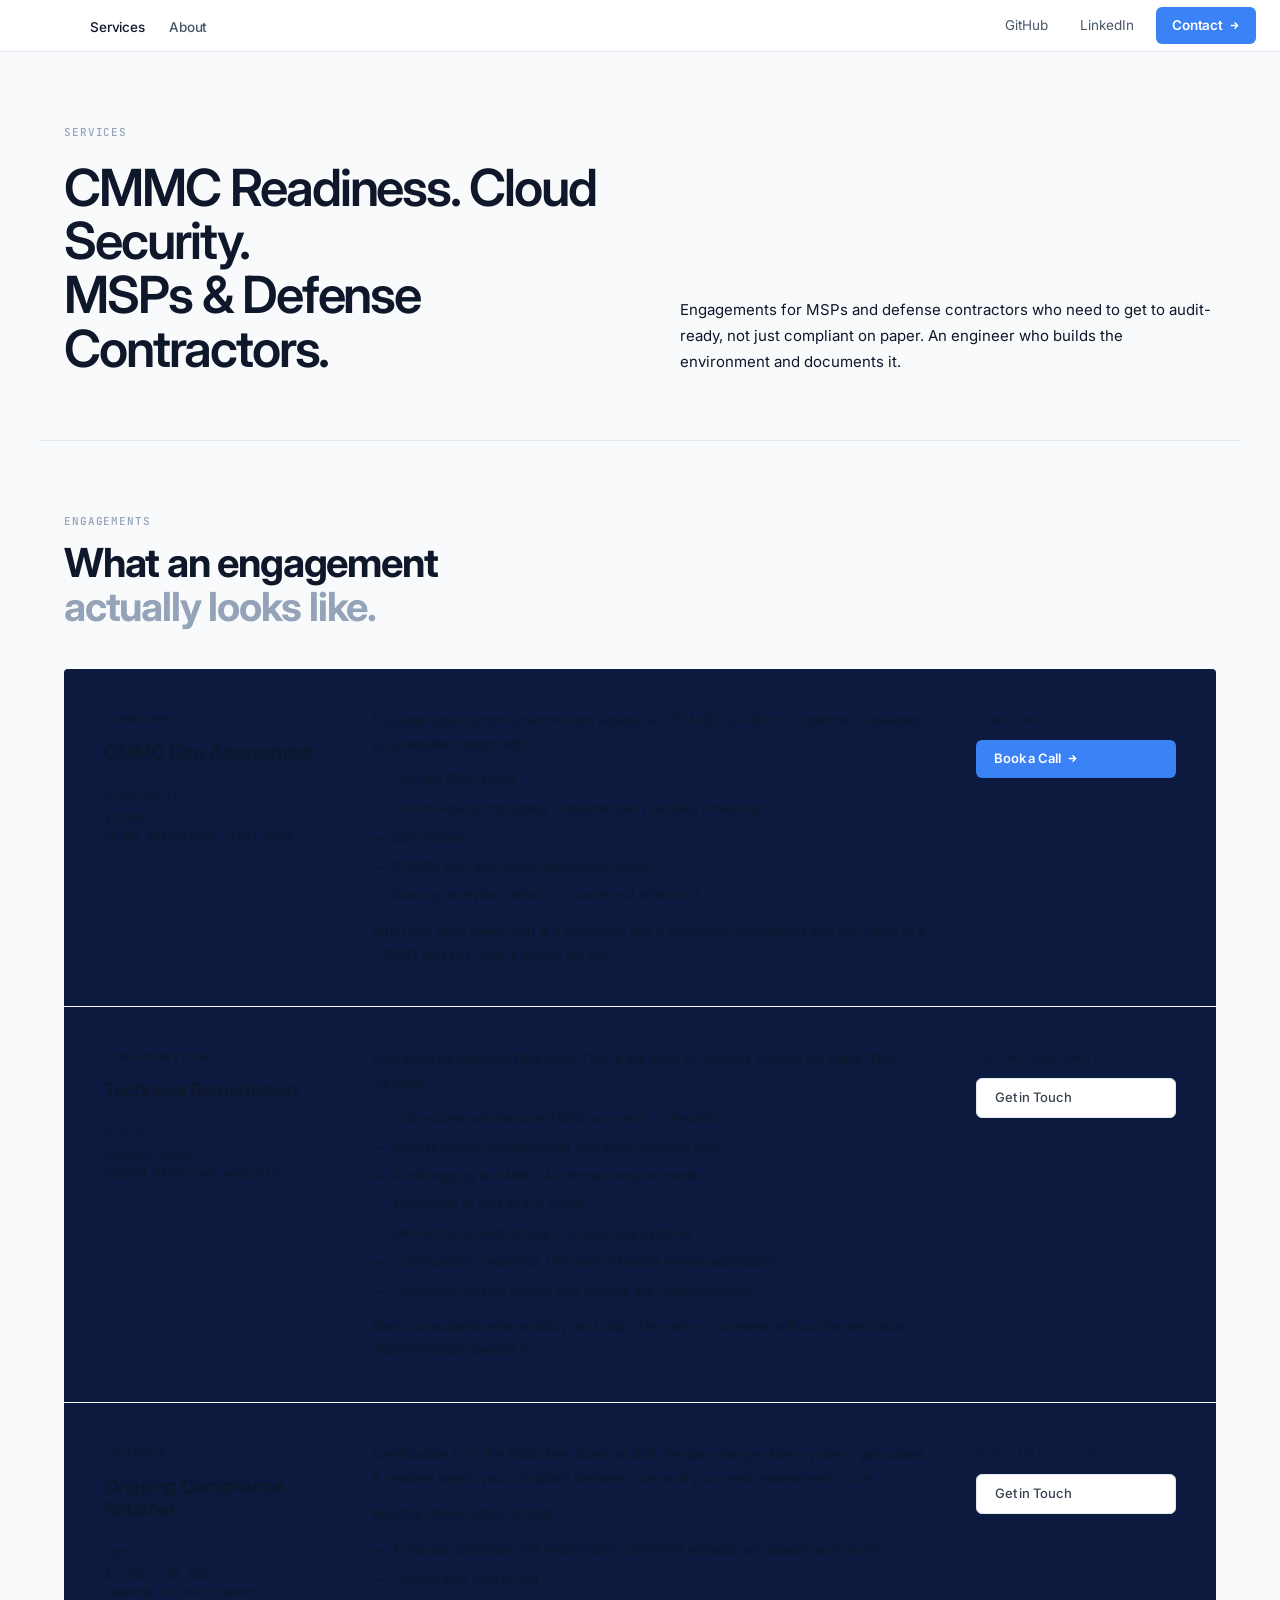
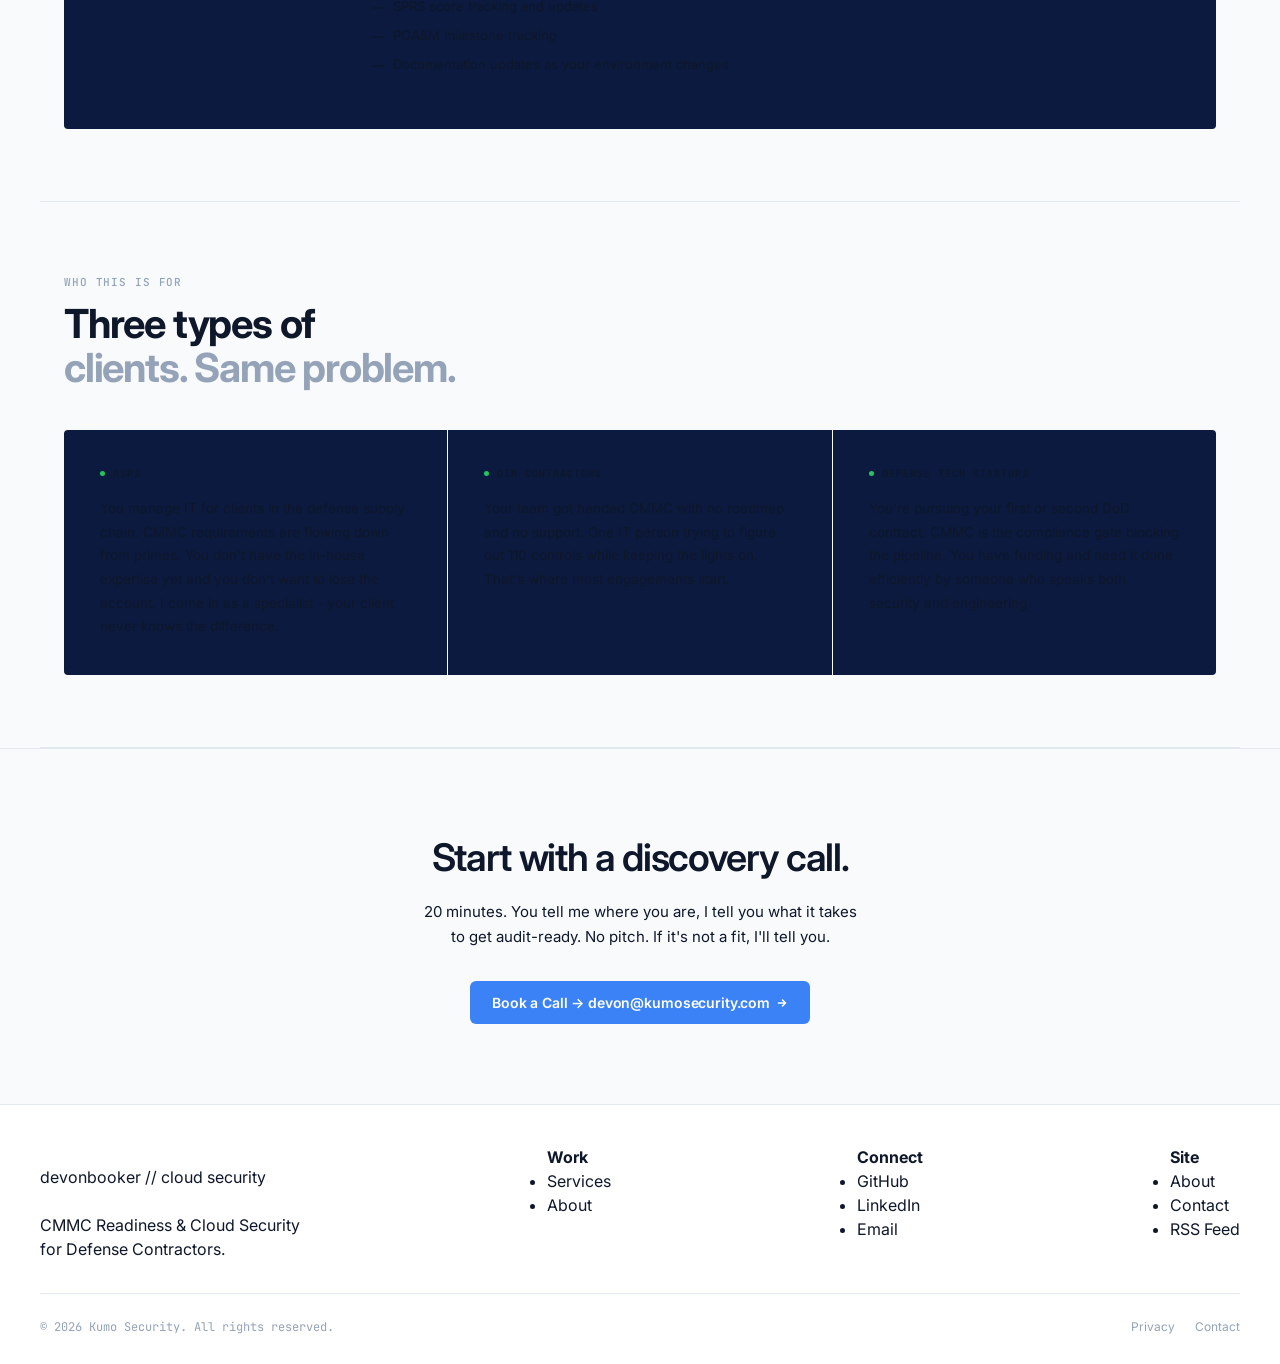
<file: services/index.html>
<!DOCTYPE html>
<html lang="en">
<head>
  <meta charset="UTF-8" />
  <meta name="viewport" content="width=device-width, initial-scale=1.0" />
  <title>Services - Kumo Security | CMMC Gap Assessment, Remediation & Retainer</title>
  <meta name="description" content="CMMC engagement services for MSPs and defense contractors. Gap assessment starting at $5,000. Technical remediation and ongoing compliance retainer available." />
  <link rel="icon" type="image/png" href="../brand_assets/Kumo%20Security%20Logo%20-%20Black%20Text.png" />
  <link rel="stylesheet" href="../styles/brand.css" />
  <link rel="stylesheet" href="../styles/components.css" />
  <style>
    /* ── PAGE-SPECIFIC ── */

    .page-header {
      padding: 72px 24px 64px;
      max-width: 1200px;
      margin: 0 auto;
      display: grid;
      grid-template-columns: 1fr 1fr;
      gap: 80px;
      align-items: end;
      border-bottom: 1px solid var(--border);
    }
    .page-header h1 {
      font-size: clamp(32px, 4vw, 52px);
      font-weight: 600;
      letter-spacing: -0.04em;
      line-height: 1.05;
      color: var(--white);
    }
    .page-header h1 span { color: var(--muted); }
    .page-header-meta {
      display: flex;
      flex-direction: column;
      gap: 16px;
    }
    .page-header-meta p {
      font-size: 15px;
      color: var(--body-text);
      line-height: 1.75;
    }

    /* SERVICE CARDS */
    .services-section {
      max-width: 1200px;
      margin: 0 auto;
      padding: 72px 24px;
      border-bottom: 1px solid var(--border);
    }
    .services-grid {
      display: flex;
      flex-direction: column;
      gap: 1px;
      background: var(--border-solid);
      border: 1px solid var(--border-solid);
      border-radius: 4px;
      overflow: hidden;
      margin-top: 40px;
    }
    .service-card {
      background: var(--navy);
      padding: 40px;
      display: grid;
      grid-template-columns: 220px 1fr 200px;
      gap: 48px;
      align-items: start;
      transition: background 0.15s;
    }
    .service-card:hover { background: var(--navy-card); }
    .service-identity {
      display: flex;
      flex-direction: column;
      gap: 12px;
    }
    .service-tag {
      display: inline-flex;
      align-items: center;
      font-size: 10px;
      font-weight: 500;
      text-transform: uppercase;
      letter-spacing: 0.08em;
      color: var(--muted);
      background: var(--navy-card);
      border: 1px solid var(--border-solid);
      padding: 3px 8px;
      border-radius: 2px;
      font-family: var(--font-mono);
      width: fit-content;
    }
    .service-title {
      font-size: 19px;
      font-weight: 600;
      letter-spacing: -0.025em;
      color: var(--white);
      line-height: 1.2;
    }
    .service-pricing {
      font-size: 12px;
      font-family: var(--font-mono);
      color: var(--muted);
      line-height: 1.5;
      padding-top: 12px;
      border-top: 1px solid var(--border-solid);
    }
    .service-pricing strong {
      display: block;
      font-size: 10px;
      text-transform: uppercase;
      letter-spacing: 0.08em;
      margin-bottom: 4px;
      opacity: 0.6;
    }
    .service-body {
      font-size: 13.5px;
      color: var(--body-text);
      line-height: 1.75;
    }
    .service-body p { margin-bottom: 12px; }
    .service-body p:last-child { margin-bottom: 0; }
    .service-body ul {
      list-style: none;
      padding: 0;
      margin: 8px 0 12px;
      display: flex;
      flex-direction: column;
      gap: 5px;
    }
    .service-body ul li {
      display: flex;
      align-items: flex-start;
      gap: 8px;
      font-size: 13px;
      color: var(--muted);
    }
    .service-body ul li::before {
      content: '—';
      color: var(--border-solid);
      flex-shrink: 0;
      margin-top: 1px;
    }
    .service-cta {
      display: flex;
      flex-direction: column;
      gap: 12px;
      padding-top: 4px;
    }
    .service-cta-label {
      font-size: 10px;
      font-family: var(--font-mono);
      text-transform: uppercase;
      letter-spacing: 0.08em;
      color: var(--muted);
    }

    /* WHO I WORK WITH */
    .who-section {
      max-width: 1200px;
      margin: 0 auto;
      padding: 72px 24px;
      border-bottom: 1px solid var(--border);
    }
    .who-grid {
      display: grid;
      grid-template-columns: repeat(3, 1fr);
      gap: 1px;
      background: var(--border-solid);
      border: 1px solid var(--border-solid);
      border-radius: 4px;
      overflow: hidden;
      margin-top: 40px;
    }
    .who-card {
      background: var(--navy);
      padding: 36px;
      transition: background 0.15s;
    }
    .who-card:hover { background: var(--navy-card); }
    .who-label {
      font-size: 10px;
      font-family: var(--font-mono);
      font-weight: 500;
      text-transform: uppercase;
      letter-spacing: 0.1em;
      color: var(--muted);
      margin-bottom: 16px;
      display: flex;
      align-items: center;
      gap: 8px;
    }
    .who-label-dot {
      width: 5px;
      height: 5px;
      border-radius: 50%;
      background: #22c55e;
      flex-shrink: 0;
    }
    .who-card p {
      font-size: 13.5px;
      color: var(--body-text);
      line-height: 1.75;
    }

    /* BOTTOM CTA */
    .services-cta {
      border-top: 1px solid var(--border);
      padding: 80px 24px;
      text-align: center;
    }
    .services-cta h2 {
      font-size: clamp(24px, 3vw, 38px);
      font-weight: 600;
      letter-spacing: -0.035em;
      color: var(--white);
      margin-bottom: 14px;
    }
    .services-cta p {
      font-size: 15px;
      color: var(--muted);
      margin-bottom: 32px;
      max-width: 440px;
      margin-left: auto;
      margin-right: auto;
      line-height: 1.65;
    }
    .cta-buttons {
      display: flex;
      align-items: center;
      justify-content: center;
      gap: 12px;
    }

    /* RESPONSIVE */
    @media (max-width: 900px) {
      .page-header { grid-template-columns: 1fr; gap: 32px; }
      .service-card { grid-template-columns: 1fr; gap: 24px; }
      .who-grid { grid-template-columns: 1fr; }
    }
    @media (max-width: 768px) {
      .page-header { padding: 48px 20px 48px; }
      .services-section { padding: 48px 20px; }
      .who-section { padding: 48px 20px; }
      .service-card { padding: 28px 24px; }
      .who-card { padding: 28px 24px; }
      .services-cta { padding: 56px 20px; }
      .cta-buttons { flex-direction: column; width: 100%; max-width: 280px; margin: 0 auto; }
      .cta-buttons .btn-primary,
      .cta-buttons .btn-secondary { width: 100%; justify-content: center; }
    }
  </style>
</head>
<body>

<!-- NAVIGATION -->
<nav class="nav">
  <div class="nav-left">
    <a href="../" class="nav-logo">
      <img src="../brand_assets/Kumo%20Security%20Logo%20-%20White%20Text.png" alt="Kumo Security" />
    </a>
    <ul class="nav-links">
      <li><a href="../services/" style="color:var(--white)">Services</a></li>
      <li><a href="../about/">About</a></li>
    </ul>
  </div>
  <div class="nav-right">
    <a href="https://github.com/devonbooker" target="_blank" rel="noopener" class="nav-link-plain">GitHub</a>
    <a href="https://www.linkedin.com/in/devonbookerr/" target="_blank" rel="noopener" class="nav-link-plain">LinkedIn</a>
    <a href="mailto:devon@kumosecurity.com" class="btn-primary">
      Contact
      <svg width="11" height="11" viewBox="0 0 12 12" fill="none"><path d="M2.5 6h7M6.5 3l3 3-3 3" stroke="currentColor" stroke-width="1.5" stroke-linecap="round" stroke-linejoin="round"/></svg>
    </a>
  </div>
  <button class="nav-hamburger" id="hamburger" aria-label="Menu">
    <span></span><span></span><span></span>
  </button>
</nav>

<!-- MOBILE MENU -->
<div class="mobile-menu" id="mobileMenu">
  <a href="../services/">Services</a>
  <a href="../about/">About</a>
  <div class="mobile-divider"></div>
  <a href="https://github.com/devonbooker" target="_blank" rel="noopener">GitHub</a>
  <a href="https://www.linkedin.com/in/devonbookerr/" target="_blank" rel="noopener">LinkedIn</a>
  <a href="mailto:devon@kumosecurity.com" class="btn-primary">Contact</a>
</div>

<!-- PAGE HEADER -->
<div class="page-header">
  <div>
    <div class="section-label" style="margin-bottom:20px">services</div>
    <h1>CMMC Readiness. Cloud Security.<br><span>MSPs &amp; Defense Contractors.</span></h1>
  </div>
  <div class="page-header-meta">
    <p>Engagements for MSPs and defense contractors who need to get to audit-ready, not just compliant on paper. An engineer who builds the environment and documents it.</p>
  </div>
</div>

<!-- SERVICES -->
<div class="services-section">
  <div class="section-label">engagements</div>
  <h2 class="section-title" style="margin-top:12px">What an engagement<br><span>actually looks like.</span></h2>

  <div class="services-grid">

    <!-- Service 1: Gap Assessment -->
    <div class="service-card">
      <div class="service-identity">
        <span class="service-tag">assessment</span>
        <div class="service-title">CMMC Gap Assessment</div>
        <div class="service-pricing">
          <strong>Starting at</strong>
          $5,000<br>Scope determines final cost.
        </div>
      </div>
      <div class="service-body">
        <p>Evaluate your current environment against all 110 NIST SP 800-171 controls. Delivered as a detailed report with:</p>
        <ul>
          <li>Current SPRS score</li>
          <li>Control-by-control status (implemented / partially / missing)</li>
          <li>SSP outline</li>
          <li>POA&amp;M with prioritized remediation items</li>
          <li>Scoping analysis - what's in scope and what isn't</li>
        </ul>
        <p>What you walk away with is a roadmap. Not a checkbox. Something you can hand to a C3PAO and say "this is where we are."</p>
      </div>
      <div class="service-cta">
        <div class="service-cta-label">Start here</div>
        <a href="mailto:devon@kumosecurity.com" class="btn-primary" style="font-size:13px;padding:9px 18px">
          Book a Call
          <svg width="11" height="11" viewBox="0 0 12 12" fill="none"><path d="M2.5 6h7M6.5 3l3 3-3 3" stroke="currentColor" stroke-width="1.5" stroke-linecap="round" stroke-linejoin="round"/></svg>
        </a>
      </div>
    </div>

    <!-- Service 2: Remediation -->
    <div class="service-card">
      <div class="service-identity">
        <span class="service-tag">implementation</span>
        <div class="service-title">Technical Remediation</div>
        <div class="service-pricing">
          <strong>Pricing</strong>
          Project-based.<br>Scoped after gap analysis.
        </div>
      </div>
      <div class="service-body">
        <p>Gap analysis delivered the map. This is the work of actually closing the gaps. That includes:</p>
        <ul>
          <li>CUI enclave architecture (AWS, on-prem, or hybrid)</li>
          <li>Access control configuration and least-privilege IAM</li>
          <li>Audit logging to CMMC AU domain requirements</li>
          <li>Encryption at rest and in transit</li>
          <li>MFA enforcement across CUI-touching systems</li>
          <li>Configuration baselines (Terraform/Ansible where applicable)</li>
          <li>Document version control and change log implementation</li>
        </ul>
        <p>Most consultants write a policy and stop. The policy is useless without the technical implementation behind it.</p>
      </div>
      <div class="service-cta">
        <div class="service-cta-label">Follows assessment</div>
        <a href="mailto:devon@kumosecurity.com" class="btn-secondary" style="font-size:13px;padding:9px 18px">Get in Touch</a>
      </div>
    </div>

    <!-- Service 3: Retainer -->
    <div class="service-card">
      <div class="service-identity">
        <span class="service-tag">retainer</span>
        <div class="service-title">Ongoing Compliance Retainer</div>
        <div class="service-pricing">
          <strong>Monthly</strong>
          $1,500 – $5,000<br>Depends on environment size.
        </div>
      </div>
      <div class="service-body">
        <p>Certification isn't the finish line. Controls drift. People change. New systems get added. A retainer keeps you compliant between now and your next assessment cycle.</p>
        <p>Monthly deliverables include:</p>
        <ul>
          <li>Evidence collection and organization (300-500 artifacts per assessment cycle)</li>
          <li>Control drift monitoring</li>
          <li>SPRS score tracking and updates</li>
          <li>POA&amp;M milestone tracking</li>
          <li>Documentation updates as your environment changes</li>
        </ul>
      </div>
      <div class="service-cta">
        <div class="service-cta-label">Post-certification</div>
        <a href="mailto:devon@kumosecurity.com" class="btn-secondary" style="font-size:13px;padding:9px 18px">Get in Touch</a>
      </div>
    </div>

  </div>
</div>

<!-- WHO I WORK WITH -->
<div class="who-section">
  <div class="section-label">who this is for</div>
  <h2 class="section-title" style="margin-top:12px">Three types of<br><span>clients. Same problem.</span></h2>

  <div class="who-grid">

    <div class="who-card">
      <div class="who-label">
        <span class="who-label-dot"></span>
        MSPs
      </div>
      <p>You manage IT for clients in the defense supply chain. CMMC requirements are flowing down from primes. You don't have the in-house expertise yet and you don't want to lose the account. I come in as a specialist - your client never knows the difference.</p>
    </div>

    <div class="who-card">
      <div class="who-label">
        <span class="who-label-dot"></span>
        DIB Contractors
      </div>
      <p>Your team got handed CMMC with no roadmap and no support. One IT person trying to figure out 110 controls while keeping the lights on. That's where most engagements start.</p>
    </div>

    <div class="who-card">
      <div class="who-label">
        <span class="who-label-dot"></span>
        Defense Tech Startups
      </div>
      <p>You're pursuing your first or second DoD contract. CMMC is the compliance gate blocking the pipeline. You have funding and need it done efficiently by someone who speaks both security and engineering.</p>
    </div>

  </div>
</div>

<!-- BOTTOM CTA -->
<div class="services-cta">
  <h2>Start with a discovery call.</h2>
  <p>20 minutes. You tell me where you are, I tell you what it takes to get audit-ready. No pitch. If it's not a fit, I'll tell you.</p>
  <div class="cta-buttons">
    <a href="mailto:devon@kumosecurity.com" class="btn-primary" style="font-size:14px;padding:11px 22px">
      Book a Call &rarr; devon@kumosecurity.com
      <svg width="12" height="12" viewBox="0 0 12 12" fill="none"><path d="M2.5 6h7M6.5 3l3 3-3 3" stroke="currentColor" stroke-width="1.5" stroke-linecap="round" stroke-linejoin="round"/></svg>
    </a>
  </div>
</div>

<!-- FOOTER -->
<footer>
  <div class="footer-inner">
    <div class="footer-top">
      <div class="footer-brand">
        <div class="footer-logo">
          <img src="../brand_assets/Kumo%20Security%20Logo%20-%20White%20Text.png" alt="Kumo Security" />
        </div>
        <p class="footer-brand-desc">devonbooker // cloud security<br><br>CMMC Readiness &amp; Cloud Security<br>for Defense Contractors.</p>
      </div>
      <div class="footer-col">
        <h4>Work</h4>
        <ul>
          <li><a href="../services/">Services</a></li>
          <li><a href="../about/">About</a></li>
        </ul>
      </div>
      <div class="footer-col">
        <h4>Connect</h4>
        <ul>
          <li><a href="https://github.com/devonbooker" target="_blank" rel="noopener">GitHub</a></li>
          <li><a href="https://www.linkedin.com/in/devonbookerr/" target="_blank" rel="noopener">LinkedIn</a></li>
          <li><a href="mailto:devon@kumosecurity.com">Email</a></li>
        </ul>
      </div>
      <div class="footer-col">
        <h4>Site</h4>
        <ul>
          <li><a href="../about/">About</a></li>
          <li><a href="mailto:devon@kumosecurity.com">Contact</a></li>
          <li><a href="#">RSS Feed</a></li>
        </ul>
      </div>
    </div>
    <div class="footer-bottom">
      <p>© 2026 Kumo Security. All rights reserved.</p>
      <div class="footer-bottom-links">
        <a href="#">Privacy</a>
        <a href="mailto:devon@kumosecurity.com">Contact</a>
      </div>
    </div>
  </div>
</footer>

<script>
  const hamburger = document.getElementById('hamburger');
  const mobileMenu = document.getElementById('mobileMenu');
  hamburger.addEventListener('click', () => {
    hamburger.classList.toggle('open');
    mobileMenu.classList.toggle('open');
  });
  mobileMenu.querySelectorAll('a').forEach(link => {
    link.addEventListener('click', () => {
      hamburger.classList.remove('open');
      mobileMenu.classList.remove('open');
    });
  });
</script>

</body>
</html>
</file>
<file: styles/brand.css>
/* =============================================================
   KUMO SECURITY — BRAND FOUNDATION
   Tokens, reset, and base typography.
   Import this on every page before components.css.
   ============================================================= */

@import url('https://fonts.googleapis.com/css2?family=Inter:wght@400;500;600;700&family=JetBrains+Mono:wght@400;500&display=swap');

:root {
  /* Light mode palette */
  --bg:             #F8FAFC;
  --surface:        #FFFFFF;
  --border:         #E2E8F0;
  --border-strong:  #CBD5E1;
  --text:           #0F172A;
  --text-secondary: #475569;
  --text-muted:     #94A3B8;
  --navy:           #0B1A3E;   /* CTA block only — not the page base */
  --accent:         #3B82F6;
  --accent-hover:   #2563EB;
  --accent-bg:      #EFF6FF;
  --accent-border:  #BFDBFE;

  /* Status colors */
  --pass:           #16A34A;
  --pass-bg:        #F0FDF4;
  --pass-border:    #BBF7D0;
  --fail:           #DC2626;
  --fail-bg:        #FEF2F2;
  --fail-border:    #FECACA;
  --partial:        #D97706;
  --partial-bg:     #FFFBEB;
  --partial-border: #FDE68A;
  --unknown:        #64748B;
  --unknown-bg:     #F8FAFC;
  --unknown-border: #E2E8F0;

  /* Typography */
  --font-ui:   "Inter", -apple-system, BlinkMacSystemFont, sans-serif;
  --font-mono: "JetBrains Mono", "SFMono-Regular", Consolas, monospace;

  /* Shape */
  --radius-card:  8px;
  --radius-btn:   6px;
  --radius-badge: 4px;
  --transition:   150ms ease;
}

/* RESET */
*, *::before, *::after {
  box-sizing: border-box;
  margin: 0;
  padding: 0;
}

/* BASE */
html {
  font-family: var(--font-ui);
  background: var(--bg);
  color: var(--text);
  -webkit-font-smoothing: antialiased;
  -moz-osx-font-smoothing: grayscale;
  font-size: 16px;
  line-height: 1.5;
}

a {
  color: inherit;
  text-decoration: none;
}

img {
  display: block;
  max-width: 100%;
}

/* Lucide icons — enforce brand stroke weight */
svg.lucide { stroke-width: 1.5; }
</file>
<file: styles/components.css>
/* =============================================================
   KUMO SECURITY — COMPONENT LIBRARY
   Reusable UI patterns shared across all pages.
   Requires brand.css to be loaded first.
   ============================================================= */


/* ─── NAV ─────────────────────────────────────────────────── */
.nav {
  position: sticky;
  top: 0;
  z-index: 100;
  height: 52px;
  background: var(--surface);
  border-bottom: 1px solid var(--border);
  display: flex;
  align-items: center;
  justify-content: space-between;
  padding: 0 24px;
}
.nav-left {
  display: flex;
  align-items: center;
  gap: 32px;
}
.nav-logo {
  display: flex;
  align-items: center;
}
.nav-logo img {
  height: 24px;
  width: auto;
}
.nav-links {
  display: flex;
  align-items: center;
  gap: 4px;
  list-style: none;
}
.nav-links a {
  font-size: 13.5px;
  color: var(--text-secondary);
  padding: 6px 10px;
  border-radius: var(--radius-btn);
  transition: color var(--transition), background var(--transition);
  font-weight: 500;
  letter-spacing: -0.01em;
}
.nav-links a:hover {
  color: var(--text);
  background: #F1F5F9;
}
.nav-right {
  display: flex;
  align-items: center;
  gap: 12px;
}
.nav-right a.nav-link-plain {
  font-size: 13.5px;
  color: var(--text-secondary);
  padding: 6px 10px;
  border-radius: var(--radius-btn);
  transition: color var(--transition);
}
.nav-right a.nav-link-plain:hover { color: var(--text); }

/* Hamburger */
.nav-hamburger {
  display: none;
  flex-direction: column;
  justify-content: center;
  gap: 5px;
  width: 36px;
  height: 36px;
  cursor: pointer;
  background: none;
  border: none;
  padding: 4px;
}
.nav-hamburger span {
  display: block;
  width: 20px;
  height: 1.5px;
  background: var(--text-muted);
  transition: transform 0.2s, opacity 0.2s;
}
.nav-hamburger.open span:nth-child(1) { transform: translateY(6.5px) rotate(45deg); }
.nav-hamburger.open span:nth-child(2) { opacity: 0; }
.nav-hamburger.open span:nth-child(3) { transform: translateY(-6.5px) rotate(-45deg); }

/* Mobile drawer */
.mobile-menu {
  display: none;
  position: fixed;
  top: 52px;
  left: 0;
  right: 0;
  background: var(--surface);
  border-bottom: 1px solid var(--border);
  z-index: 99;
  padding: 12px 0 20px;
}
.mobile-menu.open { display: block; }
.mobile-menu a {
  display: block;
  padding: 12px 24px;
  font-size: 14px;
  color: var(--text-secondary);
  font-weight: 500;
  transition: color var(--transition);
}
.mobile-menu a:hover { color: var(--text); }
.mobile-menu .mobile-divider {
  height: 1px;
  background: var(--border);
  margin: 8px 24px;
}
.mobile-menu .btn-primary {
  margin: 4px 24px 0;
  width: calc(100% - 48px);
  justify-content: center;
}


/* ─── BUTTONS ─────────────────────────────────────────────── */
.btn-primary {
  background: var(--accent);
  color: #FFFFFF;
  font-size: 13.5px;
  font-weight: 600;
  padding: 8px 16px;
  border-radius: var(--radius-btn);
  border: none;
  cursor: pointer;
  transition: background var(--transition);
  display: inline-flex;
  align-items: center;
  gap: 6px;
  letter-spacing: -0.01em;
  min-height: 36px;
}
.btn-primary:hover { background: var(--accent-hover); }
.btn-primary:focus-visible {
  outline: 2px solid var(--accent);
  outline-offset: 2px;
}

.btn-secondary {
  background: var(--surface);
  color: #374151;
  font-size: 13.5px;
  font-weight: 500;
  padding: 8px 16px;
  border-radius: var(--radius-btn);
  border: 1px solid var(--border);
  cursor: pointer;
  transition: background var(--transition), border-color var(--transition);
  display: inline-flex;
  align-items: center;
  gap: 6px;
  letter-spacing: -0.01em;
  min-height: 36px;
}
.btn-secondary:hover {
  background: #F1F5F9;
  border-color: var(--border-strong);
}
.btn-secondary:focus-visible {
  outline: 2px solid var(--accent);
  outline-offset: 2px;
}


/* ─── SECTION PRIMITIVES ──────────────────────────────────── */
.section {
  padding: 80px 24px;
  max-width: 1200px;
  margin: 0 auto;
}
.section-label {
  font-size: 11px;
  font-weight: 500;
  text-transform: uppercase;
  letter-spacing: 0.08em;
  color: var(--text-muted);
  margin-bottom: 12px;
  font-family: var(--font-mono);
}
.section-title {
  font-size: clamp(26px, 3.2vw, 40px);
  font-weight: 700;
  letter-spacing: -0.03em;
  line-height: 1.1;
  color: var(--text);
  margin-bottom: 16px;
}
.section-title span { color: var(--text-muted); }
.section-desc {
  font-size: 15px;
  color: var(--text-secondary);
  line-height: 1.7;
  max-width: 480px;
}


/* ─── STATUS BADGES ───────────────────────────────────────── */
.badge {
  display: inline-flex;
  align-items: center;
  font-family: var(--font-mono);
  font-size: 11px;
  font-weight: 500;
  letter-spacing: 0.04em;
  text-transform: uppercase;
  padding: 2px 6px;
  border-radius: var(--radius-badge);
  flex-shrink: 0;
}
.badge-pass    { background: var(--pass-bg);    color: var(--pass);    border: 1px solid var(--pass-border); }
.badge-fail    { background: var(--fail-bg);    color: var(--fail);    border: 1px solid var(--fail-border); }
.badge-partial { background: var(--partial-bg); color: var(--partial); border: 1px solid var(--partial-border); }
.badge-unknown { background: var(--unknown-bg); color: var(--unknown); border: 1px solid var(--unknown-border); }


/* ─── FOOTER ──────────────────────────────────────────────── */
footer {
  background: var(--surface);
  border-top: 1px solid var(--border);
  padding: 40px 24px 28px;
}
.footer-inner {
  max-width: 1200px;
  margin: 0 auto;
}
.footer-top {
  display: flex;
  align-items: flex-start;
  justify-content: space-between;
  gap: 32px;
  padding-bottom: 32px;
  border-bottom: 1px solid var(--border);
  margin-bottom: 24px;
}
.footer-logo {
  display: flex;
  align-items: center;
}
.footer-logo img {
  height: 20px;
  width: auto;
}
.footer-nav {
  display: flex;
  gap: 28px;
  list-style: none;
  align-items: center;
  flex-wrap: wrap;
}
.footer-nav a {
  font-size: 13px;
  color: var(--text-muted);
  transition: color var(--transition);
}
.footer-nav a:hover { color: var(--text); }
.footer-bottom {
  display: flex;
  align-items: center;
  justify-content: space-between;
  gap: 16px;
}
.footer-bottom p {
  font-size: 12px;
  font-family: var(--font-mono);
  color: var(--text-muted);
}
.footer-bottom-links {
  display: flex;
  gap: 20px;
}
.footer-bottom-links a {
  font-size: 12px;
  color: var(--text-muted);
  transition: color var(--transition);
}
.footer-bottom-links a:hover { color: var(--text); }


/* ─── RESPONSIVE ──────────────────────────────────────────── */
@media (max-width: 768px) {
  .nav-links     { display: none; }
  .nav-right     { display: none; }
  .nav-hamburger { display: flex; }

  .section { padding: 56px 20px; }
  .section-title { font-size: 28px; }

  .footer-top    { flex-direction: column; gap: 20px; }
  .footer-bottom { flex-direction: column; gap: 12px; text-align: center; }
  .footer-bottom-links { justify-content: center; }
  footer { padding: 36px 20px 24px; }
}

@media (max-width: 480px) {
  .footer-nav { gap: 16px; }
}
</file>
